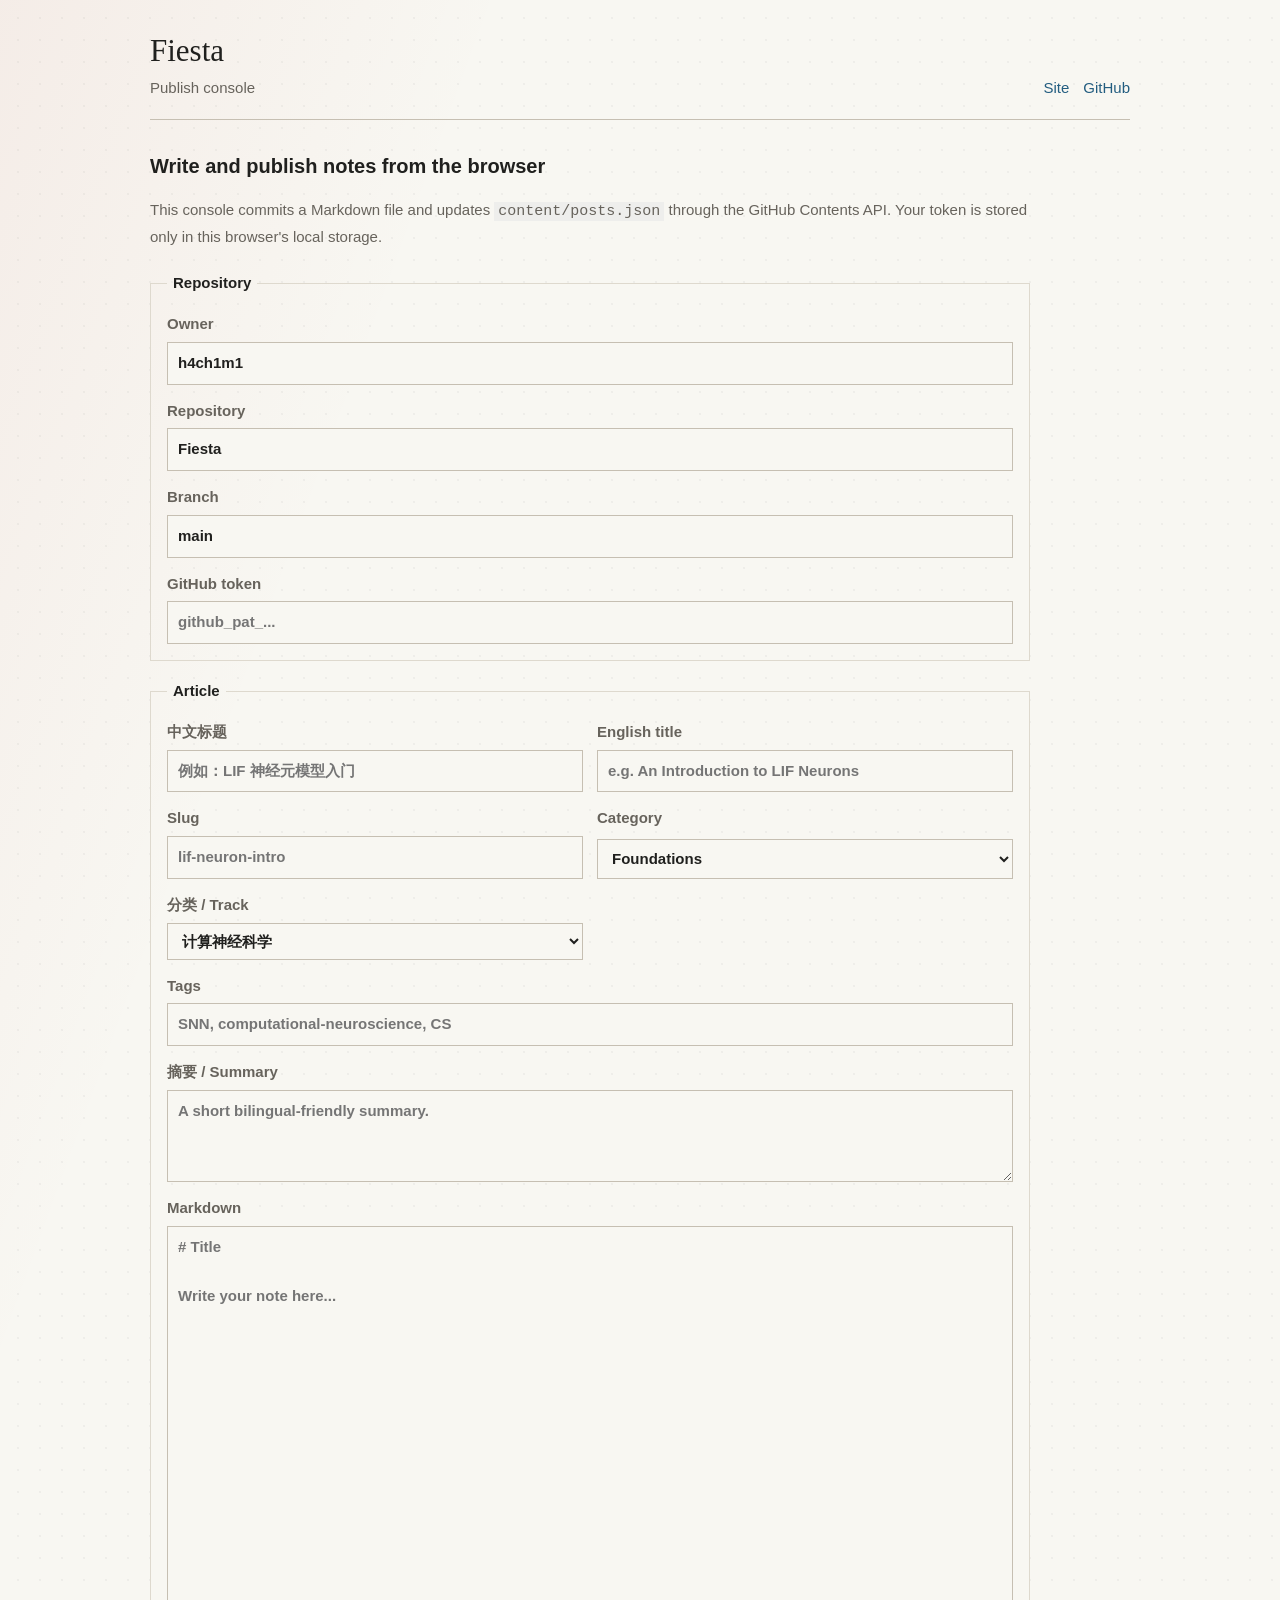
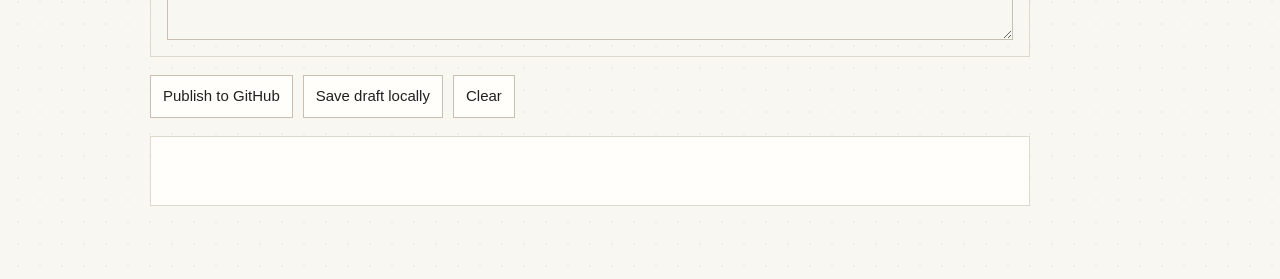
<file: admin.html>
<!doctype html>
<html lang="zh-CN">
  <head>
    <meta charset="utf-8" />
    <meta name="viewport" content="width=device-width, initial-scale=1" />
    <meta name="robots" content="noindex, nofollow" />
    <meta name="description" content="Browser publishing console for Fiesta. It creates Markdown posts through the GitHub Contents API." />
    <meta name="author" content="h4ch1m1" />
    <meta name="theme-color" content="#ffffff" />
    <title>Publish | Fiesta</title>
    <link rel="stylesheet" href="assets/styles.css" />
  </head>
  <body>
    <header class="site-header">
      <div>
        <a class="site-title" href="index.html">Fiesta</a>
        <p>Publish console</p>
      </div>
      <nav class="main-nav" aria-label="Primary">
        <a href="index.html">Site</a>
        <a href="https://github.com/h4ch1m1" target="_blank" rel="noreferrer">GitHub</a>
      </nav>
    </header>

    <main class="admin-shell">
      <section class="admin-panel">
        <h1>Write and publish notes from the browser</h1>
        <p class="lede">This console commits a Markdown file and updates <code>content/posts.json</code> through the GitHub Contents API. Your token is stored only in this browser's local storage.</p>

        <form id="publishForm" class="publish-form">
          <fieldset>
            <legend>Repository</legend>
            <label>
              Owner
              <input name="owner" value="h4ch1m1" autocomplete="username" required />
            </label>
            <label>
              Repository
              <input name="repo" value="Fiesta" required />
            </label>
            <label>
              Branch
              <input name="branch" value="main" required />
            </label>
            <label>
              GitHub token
              <input name="token" type="password" placeholder="github_pat_..." autocomplete="off" required />
            </label>
          </fieldset>

          <fieldset>
            <legend>Article</legend>
            <div class="form-grid">
              <label>
                中文标题
                <input name="titleZh" placeholder="例如：LIF 神经元模型入门" required />
              </label>
              <label>
                English title
                <input name="titleEn" placeholder="e.g. An Introduction to LIF Neurons" />
              </label>
              <label>
                Slug
                <input name="slug" placeholder="lif-neuron-intro" required />
              </label>
              <label>
                Category
                <select name="category" required>
                  <option value="foundations">Foundations</option>
                  <option value="models">Models</option>
                  <option value="papers">Papers</option>
                  <option value="experiments">Experiments</option>
                  <option value="ideas">Ideas</option>
                </select>
              </label>
              <label>
                分类 / Track
                <select name="track">
                  <option value="computational-neuroscience">计算神经科学</option>
                  <option value="computer-science">计算机专业课</option>
                  <option value="neuroai">NeuroAI</option>
                  <option value="other">其他 / 没有</option>
                </select>
              </label>
            </div>
            <label>
              Tags
              <input name="tags" placeholder="SNN, computational-neuroscience, CS" />
            </label>
            <label>
              摘要 / Summary
              <textarea name="summary" rows="3" placeholder="A short bilingual-friendly summary." required></textarea>
            </label>
            <label>
              Markdown
              <textarea name="body" rows="16" placeholder="# Title&#10;&#10;Write your note here..." required></textarea>
            </label>
          </fieldset>

          <div class="form-actions">
            <button type="submit">Publish to GitHub</button>
            <button type="button" id="saveDraft">Save draft locally</button>
            <button type="button" id="clearDraft">Clear</button>
          </div>
        </form>
        <pre id="publishLog" class="publish-log" aria-live="polite"></pre>
      </section>
    </main>

    <script src="assets/admin.js" defer></script>
  </body>
</html>
</file>
<file: assets/styles.css>
:root {
  color-scheme: light;
  --bg: #f8f7f2;
  --paper: #fffefa;
  --rail: #eeece5;
  --text: #20201e;
  --muted: #67635c;
  --subtle: #928d83;
  --line: #ded9ce;
  --line-dark: #c6bfb2;
  --ink: #191917;
  --accent: #b4281f;
  --gold: #d9b24c;
  --blue-soft: rgba(35, 93, 128, 0.18);
  --accent-soft: rgba(180, 40, 31, 0.12);
  --link: #235d80;
  --link-hover: #153d58;
}

* {
  box-sizing: border-box;
}

body {
  margin: 0;
  background:
    radial-gradient(circle at 18px 18px, rgba(32, 32, 30, 0.045) 1px, transparent 1.4px) 0 0 / 22px 22px,
    linear-gradient(110deg, rgba(180, 40, 31, 0.05), transparent 26%),
    var(--bg);
  color: var(--text);
  font-family: Arial, Helvetica, sans-serif;
  font-size: 15px;
  line-height: 1.65;
}

a {
  color: var(--link);
  text-decoration: none;
}

a:hover {
  color: var(--link-hover);
  text-decoration: underline;
}

button,
input,
textarea,
select {
  font: inherit;
}

.site-shell {
  display: grid;
  grid-template-columns: 210px minmax(0, 1fr);
  min-height: 100vh;
}

.site-header {
  width: min(980px, calc(100% - 40px));
  margin: 0 auto;
  display: flex;
  align-items: flex-end;
  justify-content: space-between;
  gap: 24px;
  padding: 34px 0 18px;
  border-bottom: 1px solid var(--line-dark);
}

.site-header p {
  margin: 8px 0 0;
  color: var(--muted);
}

.main-nav {
  display: flex;
  flex-wrap: wrap;
  gap: 14px;
}

.side-nav {
  position: sticky;
  top: 0;
  align-self: start;
  min-height: 100vh;
  padding: 34px 20px;
  border-right: 1px solid var(--line-dark);
  background:
    linear-gradient(150deg, rgba(35, 93, 128, 0.08), transparent 34%),
    var(--rail);
}

.side-nav::after {
  content: "";
  display: block;
  width: 72px;
  height: 72px;
  margin-top: 34px;
  border: 1px solid rgba(32, 32, 30, 0.26);
  background:
    linear-gradient(135deg, transparent 44%, rgba(32, 32, 30, 0.72) 44% 62%, transparent 62%),
    radial-gradient(circle at 72% 28%, var(--accent) 0 11px, transparent 12px);
  transform: rotate(-12deg);
}

.site-title {
  display: block;
  color: var(--text);
  font-family: Georgia, "Times New Roman", serif;
  font-size: 31px;
  font-weight: 500;
  line-height: 1.1;
}

.side-nav p {
  margin: 10px 0 28px;
  color: var(--muted);
  font-size: 13px;
}

.side-nav nav {
  display: grid;
  gap: 9px;
  margin-bottom: 22px;
}

.side-nav nav a {
  width: fit-content;
}

#langToggle {
  border: 1px solid var(--line-dark);
  background: var(--bg);
  color: var(--muted);
  cursor: pointer;
  padding: 3px 9px;
}

#langToggle:hover {
  color: var(--text);
}

.content-shell {
  width: min(940px, calc(100% - 48px));
  margin: 0 auto;
  padding: 34px 0 46px;
}

#app {
  min-height: calc(100vh - 110px);
}

.masthead {
  position: relative;
  display: grid;
  grid-template-columns: minmax(260px, 0.74fr) minmax(260px, 1fr);
  gap: 34px;
  min-height: 320px;
  margin-bottom: 22px;
  padding: 30px;
  border: 1px solid var(--line);
  background:
    radial-gradient(circle at 82% 26%, rgba(217, 178, 76, 0.18) 0 16px, transparent 17px),
    linear-gradient(90deg, rgba(35, 93, 128, 0.055), transparent 46%),
    linear-gradient(168deg, transparent 0 58%, rgba(180, 40, 31, 0.07) 58% 63%, transparent 63%),
    var(--paper);
  text-align: left;
  overflow: hidden;
}

.masthead .kicker {
  margin: 0 0 8px;
  color: var(--subtle);
  font-size: 13px;
}

.masthead h1 {
  margin: 0 0 10px;
  font-family: Georgia, "Times New Roman", serif;
  font-size: 44px;
  font-weight: 500;
  line-height: 1.15;
}

.masthead p {
  max-width: 620px;
  margin: 0;
  color: var(--muted);
}

.masthead-copy {
  align-self: end;
  position: relative;
  z-index: 2;
  padding-bottom: 42px;
}

.construct-panel {
  position: relative;
  min-height: 250px;
  align-self: stretch;
}

.construct-panel::before {
  content: "";
  position: absolute;
  left: 48%;
  top: 5%;
  width: 58px;
  height: 58px;
  background:
    linear-gradient(90deg, rgba(25, 25, 23, 0.9) 0 33%, transparent 33% 45%, var(--gold) 45% 100%);
  transform: rotate(-18deg);
  opacity: 0.86;
}

.construct-panel::after {
  content: "";
  position: absolute;
  left: 4%;
  bottom: 8%;
  width: 180px;
  height: 118px;
  border: 1px solid rgba(32, 32, 30, 0.16);
  background:
    radial-gradient(circle at 20px 18px, rgba(32, 32, 30, 0.12) 1px, transparent 1.5px) 0 0 / 14px 14px;
  transform: rotate(-8deg);
  opacity: 0.5;
}

.construct-panel span {
  position: absolute;
  display: block;
}

.construct-circle {
  left: 12%;
  top: 8%;
  width: 136px;
  height: 136px;
  border-radius: 50%;
  border: 1px solid rgba(32, 32, 30, 0.22);
  background:
    radial-gradient(circle at 70% 30%, rgba(32, 32, 30, 0.17) 0 22px, transparent 23px),
    transparent;
}

.construct-bar {
  left: 30%;
  top: 19%;
  width: 54px;
  height: 235px;
  transform: rotate(24deg);
  background: linear-gradient(180deg, rgba(35, 93, 128, 0.2), rgba(35, 93, 128, 0.08));
}

.construct-block {
  left: 24%;
  bottom: 22%;
  width: 108px;
  height: 78px;
  background:
    linear-gradient(135deg, transparent 0 36%, rgba(255, 255, 255, 0.08) 36% 48%, transparent 48%),
    var(--ink);
  clip-path: polygon(18% 0, 100% 22%, 78% 100%, 0 78%);
}

.construct-line {
  left: 2%;
  bottom: 28%;
  width: 230px;
  height: 1px;
  transform: rotate(-22deg);
  background: rgba(32, 32, 30, 0.5);
}

.construct-line::after {
  content: "";
  position: absolute;
  right: -20px;
  top: -11px;
  width: 22px;
  height: 22px;
  border-radius: 50%;
  background: var(--accent);
}

.notice {
  display: grid;
  grid-template-columns: 120px 1fr;
  gap: 18px;
  margin: 0 0 28px;
  padding: 12px 16px;
  border: 1px solid var(--line-dark);
  background:
    linear-gradient(90deg, var(--accent-soft), transparent 32%),
    #fffefa;
}

.notice strong {
  font-size: 14px;
}

.notice span {
  color: var(--muted);
}

.intro {
  display: grid;
  grid-template-columns: minmax(0, 1fr) 230px;
  gap: 32px;
  margin-top: 10px;
  margin-bottom: 30px;
}

.intro h2,
.page-title {
  margin: 0 0 8px;
  font-family: Georgia, "Times New Roman", serif;
  font-size: 24px;
  font-weight: 500;
  line-height: 1.3;
}

.intro p,
.section-note,
.card p,
.post-card p,
.map-card p,
.article-meta,
.lede {
  color: var(--muted);
}

.quote-block {
  padding-top: 26px;
}

.quote-block h2 {
  max-width: 640px;
  font-size: 21px;
  line-height: 1.75;
}

.quote-block p {
  margin: 2px 0 0;
  color: var(--subtle);
  font-size: 14px;
}

.quick-links {
  padding: 14px 16px;
  border: 1px solid var(--line);
  background:
    radial-gradient(circle at 12px 12px, rgba(32, 32, 30, 0.055) 1px, transparent 1.3px) 0 0 / 16px 16px,
    var(--paper);
}

.quick-links h2 {
  margin-top: 0;
}

.quick-links ul,
.tag-list,
.topic-list {
  list-style: none;
  margin: 0;
  padding: 0;
}

.quick-links li {
  margin-bottom: 5px;
}

.section {
  margin-top: 30px;
}

.section-header {
  display: flex;
  align-items: baseline;
  justify-content: space-between;
  gap: 20px;
  margin-bottom: 8px;
  border-bottom: 1px solid var(--line-dark);
}

.section-header h1,
.section-header h2,
.quick-links h2,
.admin-panel h1 {
  margin: 0 0 7px;
  font-size: 20px;
  font-weight: 600;
}

.section-note {
  margin: 0 0 7px;
  font-size: 14px;
}

.grid {
  display: grid;
  grid-template-columns: repeat(2, minmax(0, 1fr));
  gap: 0 28px;
}

.card,
.post-card,
.map-card {
  position: relative;
  padding: 13px 0;
  border-bottom: 1px solid var(--line);
}

.empty-state {
  margin: 18px 0;
  padding: 18px 20px;
  border: 1px solid var(--line-dark);
  background:
    linear-gradient(105deg, rgba(217, 178, 76, 0.16), transparent 34%),
    radial-gradient(circle at 14px 14px, rgba(32, 32, 30, 0.055) 1px, transparent 1.4px) 0 0 / 16px 16px,
    var(--paper);
}

.empty-state p {
  margin: 0 0 5px;
  color: var(--muted);
}

.archive-grid {
  gap: 0 34px;
  counter-reset: archive;
}

.archive-card {
  min-height: 188px;
  padding: 18px 0 17px 48px;
}

.archive-card::before {
  content: "";
  position: absolute;
  left: 0;
  top: 20px;
  width: 32px;
  height: 32px;
  border: 1px solid var(--line-dark);
  background: var(--paper);
  transform: rotate(14deg);
}

.archive-card:nth-child(2n)::before {
  border-radius: 50%;
  transform: none;
}

.archive-card:nth-child(3n)::before {
  background: var(--accent);
  border-color: var(--accent);
}

.archive-mark {
  position: absolute;
  left: 3px;
  top: 56px;
  color: var(--subtle);
  font-size: 12px;
  letter-spacing: 0;
}

.card h3,
.post-card h3,
.map-card h3 {
  margin: 0 0 4px;
  font-size: 16px;
  font-weight: 700;
}

.card p,
.post-card p,
.map-card p {
  margin: 0 0 7px;
}

.topic-list,
.tag-list {
  display: flex;
  flex-wrap: wrap;
  gap: 6px;
}

.topic-list li,
.tag-list li,
.meta {
  color: var(--subtle);
  font-size: 13px;
}

.topic-list li::before,
.tag-list li::before {
  content: "#";
}

.filters {
  display: flex;
  flex-wrap: wrap;
  gap: 12px;
  margin: 12px 0 18px -10px;
  padding: 10px 0;
  border-top: 1px solid var(--line);
  border-bottom: 1px solid var(--line);
}

.filter-button {
  border: 0;
  background: transparent;
  color: var(--muted);
  cursor: pointer;
  padding: 0;
  text-align: left;
}

.filter-button.active {
  color: var(--text);
  font-weight: 700;
}

.posts-layout {
  display: grid;
  grid-template-columns: 150px minmax(0, 1fr);
  gap: 34px;
  align-items: start;
  margin-left: -52px;
}

.posts-track-nav {
  position: sticky;
  top: 48px;
  display: grid;
  gap: 12px;
  min-height: 390px;
  margin-top: 18px;
  padding: 16px 12px;
  border: 1px solid var(--line-dark);
  background:
    radial-gradient(circle at 12px 12px, rgba(32, 32, 30, 0.055) 1px, transparent 1.3px) 0 0 / 16px 16px,
    var(--paper);
}

.posts-track-nav h2 {
  margin: 0 0 4px;
  font-size: 15px;
}

.track-button {
  display: block;
  width: 100%;
  padding: 9px 10px;
  border: 0;
  border-left: 3px solid transparent;
  background: transparent;
  color: var(--muted);
  cursor: pointer;
  text-align: left;
}

.track-button:hover,
.track-button.active {
  border-left-color: var(--link);
  background: rgba(35, 93, 128, 0.07);
  color: var(--text);
  text-decoration: none;
}

.atlas-layout {
  display: grid;
  grid-template-columns: 190px minmax(0, 1fr);
  gap: 36px;
  align-items: start;
  margin-top: 28px;
}

.atlas-topics {
  position: sticky;
  top: 34px;
  display: grid;
  border-top: 1px solid var(--line-dark);
}

.atlas-topic {
  display: grid;
  grid-template-columns: 30px minmax(0, 1fr);
  gap: 10px;
  width: 100%;
  padding: 16px 6px;
  border: 0;
  border-bottom: 1px solid var(--line);
  background: transparent;
  color: var(--muted);
  cursor: pointer;
  text-align: left;
  transition: color 140ms ease, padding-left 140ms ease;
}

.atlas-topic:hover,
.atlas-topic:focus-visible,
.atlas-topic.active {
  padding-left: 12px;
  color: var(--text);
  outline: none;
}

.atlas-topic.active {
  border-bottom-color: var(--text);
}

.atlas-topic-index {
  color: var(--subtle);
  font-family: Georgia, "Times New Roman", serif;
  font-size: 12px;
}

.atlas-topic-copy {
  display: grid;
  gap: 2px;
}

.atlas-topic-copy strong {
  color: inherit;
  font-size: 14px;
}

.atlas-topic-copy small {
  color: var(--subtle);
  line-height: 1.35;
}

.route-panel {
  min-width: 0;
}

.route-header {
  position: relative;
  display: grid;
  grid-template-columns: minmax(0, 1fr) 96px;
  gap: 28px;
  min-height: 170px;
  padding: 2px 0 28px;
  border-bottom: 1px solid var(--line-dark);
}

.route-header .kicker {
  margin: 0 0 7px;
  color: var(--subtle);
  font-size: 12px;
  text-transform: uppercase;
}

.route-header h2 {
  margin: 0 0 9px;
  font-family: Georgia, "Times New Roman", serif;
  font-size: 29px;
  font-weight: 500;
  line-height: 1.2;
}

.route-header p:last-child {
  max-width: 600px;
  margin: 0;
  color: var(--muted);
}

.route-mark {
  position: relative;
  align-self: start;
  width: 82px;
  height: 82px;
  border: 1px solid var(--line-dark);
  transform: rotate(8deg);
}

.route-mark::before,
.route-mark::after,
.route-mark span {
  content: "";
  position: absolute;
  display: block;
}

.route-mark::before {
  left: 18px;
  top: -8px;
  width: 15px;
  height: 98px;
  transform: rotate(34deg);
  background: rgba(35, 93, 128, 0.24);
}

.route-mark::after {
  right: 12px;
  top: 16px;
  width: 24px;
  height: 24px;
  border-radius: 50%;
  background: var(--accent);
}

.route-mark span {
  left: 9px;
  bottom: 10px;
  width: 42px;
  height: 24px;
  background: rgba(25, 25, 23, 0.84);
  clip-path: polygon(0 20%, 100% 0, 82% 100%, 12% 82%);
}

.route-steps {
  list-style: none;
  margin: 0;
  padding: 0;
}

.route-step-item {
  position: relative;
  border-bottom: 1px solid var(--line);
}

.route-step-item::before {
  content: "";
  position: absolute;
  left: 25px;
  top: 0;
  bottom: 0;
  width: 1px;
  background: var(--line);
}

.route-step {
  position: relative;
  display: grid;
  grid-template-columns: 52px minmax(0, 1fr) 18px;
  gap: 14px;
  width: 100%;
  padding: 17px 4px;
  border: 0;
  background: transparent;
  color: var(--text);
  cursor: pointer;
  text-align: left;
}

.route-step:hover,
.route-step:focus-visible {
  background: rgba(35, 93, 128, 0.035);
  outline: none;
}

.route-step-index {
  position: relative;
  z-index: 1;
  display: grid;
  width: 28px;
  height: 28px;
  place-items: center;
  margin-left: 12px;
  border: 1px solid var(--line-dark);
  border-radius: 50%;
  background: var(--paper);
  color: var(--subtle);
  font-size: 10px;
}

.route-step-copy {
  display: grid;
  align-self: center;
  gap: 6px;
}

.route-step-copy strong {
  font-size: 15px;
}

.route-step-copy small {
  display: none;
  max-width: 650px;
  color: var(--muted);
  font-size: 13px;
  line-height: 1.6;
}

.route-step-mark {
  align-self: center;
  width: 8px;
  height: 8px;
  border-top: 1px solid var(--subtle);
  border-right: 1px solid var(--subtle);
  transform: rotate(45deg);
}

.route-step-item.active {
  background: linear-gradient(90deg, var(--accent-soft), transparent 68%);
}

.route-step-item.active .route-step-index {
  border-color: var(--accent);
  background: var(--accent);
  color: #fff;
}

.route-step-item.active .route-step-copy small {
  display: block;
}

.route-step-item.active .route-step-mark {
  border-color: var(--accent);
  transform: rotate(135deg);
}

.article-shell {
  max-width: 760px;
  margin: 0 auto;
}

.article {
  padding: 18px 22px;
  border: 1px solid var(--line);
  background: var(--paper);
}

.article h1 {
  margin: 0 0 8px;
  font-family: Georgia, "Times New Roman", serif;
  font-size: 29px;
  font-weight: 500;
  line-height: 1.25;
}

.article h2 {
  margin: 28px 0 8px;
  border-bottom: 1px solid var(--line);
  font-size: 20px;
}

.article h3 {
  margin: 22px 0 6px;
}

.article p {
  margin: 0 0 12px;
}

.article code,
.admin-panel code {
  background: #eeeeec;
  padding: 1px 4px;
}

.site-footer {
  display: flex;
  justify-content: space-between;
  gap: 20px;
  margin-top: 30px;
  padding-top: 14px;
  border-top: 1px solid var(--line);
  color: var(--muted);
}

.admin-shell {
  width: min(980px, calc(100% - 40px));
  margin: 0 auto;
  padding: 30px 0 60px;
}

.admin-panel {
  max-width: 880px;
}

.publish-form {
  display: grid;
  gap: 18px;
  margin-top: 22px;
}

fieldset {
  display: grid;
  gap: 14px;
  margin: 0;
  padding: 16px;
  border: 1px solid var(--line);
}

legend {
  padding: 0 6px;
  font-weight: 700;
}

label {
  display: grid;
  gap: 5px;
  color: var(--muted);
  font-weight: 700;
}

input,
textarea,
select {
  width: 100%;
  border: 1px solid var(--line-dark);
  background: var(--bg);
  color: var(--text);
  padding: 8px 10px;
}

textarea {
  resize: vertical;
}

.form-grid {
  display: grid;
  grid-template-columns: repeat(2, minmax(0, 1fr));
  gap: 14px;
}

.form-actions {
  display: flex;
  flex-wrap: wrap;
  gap: 10px;
}

.form-actions button {
  border: 1px solid var(--line-dark);
  background: var(--paper);
  color: var(--text);
  cursor: pointer;
  padding: 8px 12px;
}

.publish-log {
  overflow: auto;
  min-height: 70px;
  margin-top: 18px;
  padding: 12px;
  border: 1px solid var(--line);
  background: var(--paper);
  color: var(--text);
  white-space: pre-wrap;
}

@media (max-width: 820px) {
  .site-shell {
    display: block;
  }

  .side-nav {
    position: static;
    min-height: 0;
    padding: 24px 20px 18px;
    border-right: 0;
    border-bottom: 1px solid var(--line-dark);
  }

  .side-nav nav {
    display: flex;
    flex-wrap: wrap;
    gap: 12px;
    margin-bottom: 12px;
  }

  .content-shell {
    width: min(940px, calc(100% - 40px));
    padding-top: 22px;
  }

  .intro,
  .grid,
  .form-grid,
  .atlas-layout,
  .posts-layout {
    grid-template-columns: 1fr;
    margin-left: 0;
  }

  .atlas-topics {
    position: static;
    grid-template-columns: repeat(3, minmax(0, 1fr));
    border-bottom: 1px solid var(--line-dark);
  }

  .atlas-topic {
    border-bottom: 0;
    border-right: 1px solid var(--line);
  }

  .atlas-topic:last-child {
    border-right: 0;
  }

  .atlas-topic:hover,
  .atlas-topic:focus-visible,
  .atlas-topic.active {
    padding-left: 10px;
  }

  .posts-track-nav {
    position: static;
    display: flex;
    flex-wrap: wrap;
    gap: 8px;
  }

  .posts-track-nav h2 {
    width: 100%;
  }

  .track-button {
    width: auto;
    border-left: 0;
    border-bottom: 2px solid transparent;
  }

  .track-button:hover,
  .track-button.active {
    border-left-color: transparent;
    border-bottom-color: var(--link);
  }

  .masthead {
    grid-template-columns: 1fr;
    min-height: 0;
  }

  .construct-panel {
    min-height: 220px;
    order: -1;
  }

}

@media (max-width: 520px) {
  .content-shell {
    width: calc(100% - 32px);
  }

  .masthead {
    padding: 22px 16px;
  }

  .masthead h1 {
    font-size: 36px;
  }

  .construct-panel {
    min-height: 190px;
  }

  .construct-circle {
    width: 112px;
    height: 112px;
  }

  .construct-bar {
    height: 190px;
  }

  .construct-line {
    width: 190px;
  }

  .notice {
    grid-template-columns: 1fr;
    gap: 4px;
  }

  .atlas-layout {
    gap: 24px;
  }

  .atlas-topics {
    grid-template-columns: 1fr;
  }

  .atlas-topic {
    padding: 11px 4px;
    border-right: 0;
    border-bottom: 1px solid var(--line);
  }

  .route-header {
    grid-template-columns: minmax(0, 1fr) 64px;
    min-height: 140px;
    gap: 14px;
  }

  .route-header h2 {
    font-size: 24px;
  }

  .route-mark {
    width: 58px;
    height: 58px;
  }

  .route-mark::before {
    left: 13px;
    width: 11px;
    height: 70px;
  }

  .route-mark::after {
    right: 8px;
    top: 10px;
    width: 18px;
    height: 18px;
  }

  .route-mark span {
    left: 7px;
    bottom: 7px;
    width: 30px;
    height: 18px;
  }

  .route-step {
    grid-template-columns: 46px minmax(0, 1fr) 14px;
    gap: 10px;
    padding: 14px 2px;
  }

  .route-step-item::before {
    left: 21px;
  }

  .route-step-index {
    margin-left: 8px;
  }
}
</file>
